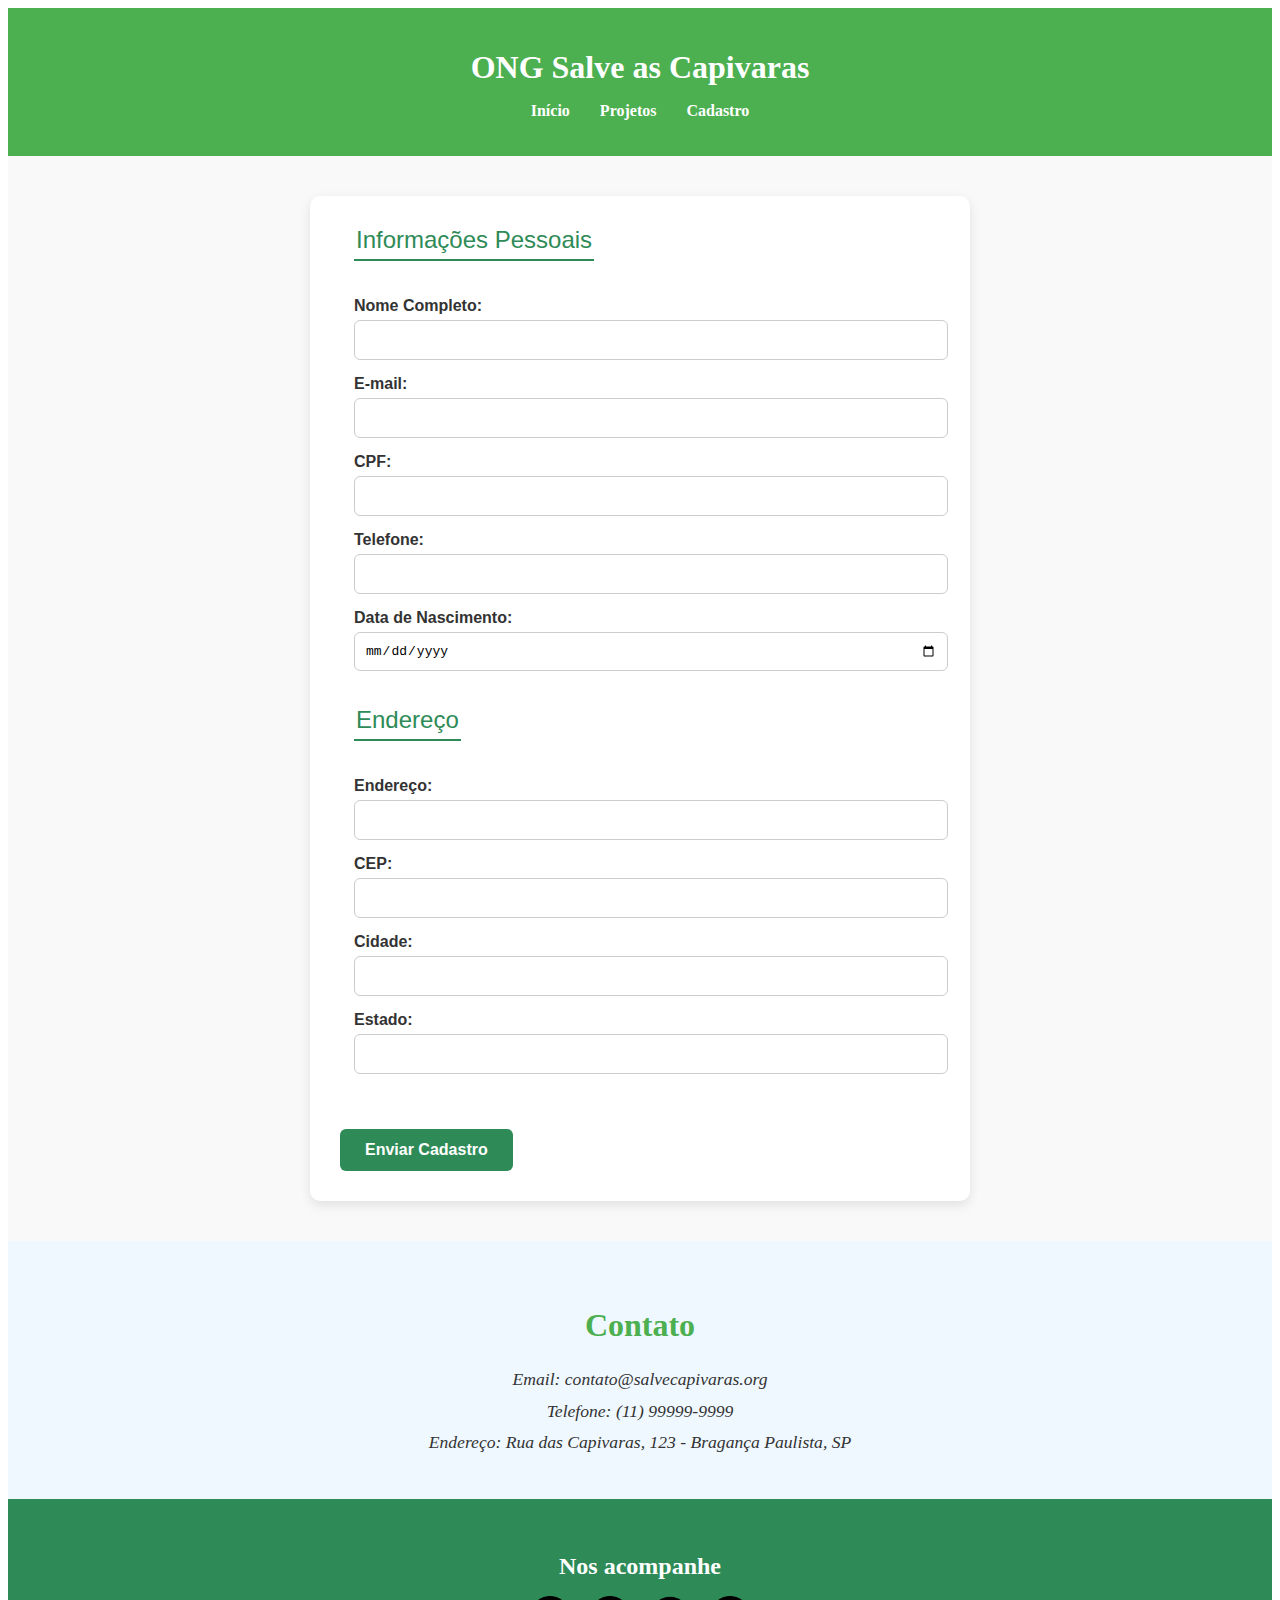
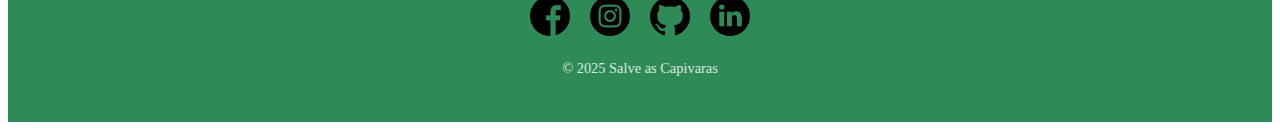
<file: cadastro.html>
<!DOCTYPE html>
<html lang="pt-br">
<head>
  <meta charset="UTF-8">
  <title>Cadastro - Salve as Capivaras</title>
  <link rel="stylesheet" href="assets/css/style.css">
  <script src="assets/js/scripts.js" defer></script>
</head>
<body>
<header class="cabecalho">
  <h1 class="titulo">ONG Salve as Capivaras</h1>
  <nav class="menu-navegacao">
    <ul class="lista-menu">
      <li><a href="index.html" class="link-menu">Início</a></li>
      <li><a href="projetos.html" class="link-menu">Projetos</a></li>
      <li><a href="cadastro.html" class="link-menu">Cadastro</a></li>
    </ul>
  </nav>
</header>


<main class="cadastro-container">
  <form class="formulario-cadastro">
    <fieldset class="grupo-campo">
      <legend class="titulo-campo">Informações Pessoais</legend>

      <label for="nome">Nome Completo:</label>
      <input type="text" id="nome" name="nome" class="campo-input" required>

      <label for="email">E-mail:</label>
      <input type="email" id="email" name="email" class="campo-input" required>

      <label for="cpf">CPF:</label>
      <input type="text" id="cpf" name="cpf" class="campo-input" required>

      <label for="telefone">Telefone:</label>
      <input type="tel" id="telefone" name="telefone" class="campo-input" required>

      <label for="nascimento">Data de Nascimento:</label>
      <input type="date" id="nascimento" name="nascimento" class="campo-input" required>
    </fieldset>

    <fieldset class="grupo-campo">
      <legend class="titulo-campo">Endereço</legend>

      <label for="endereco">Endereço:</label>
      <input type="text" id="endereco" name="endereco" class="campo-input" required>

      <label for="cep">CEP:</label>
      <input type="text" id="cep" name="cep" class="campo-input" required>

      <label for="cidade">Cidade:</label>
      <input type="text" id="cidade" name="cidade" class="campo-input" required>

      <label for="estado">Estado:</label>
      <input type="text" id="estado" name="estado" class="campo-input" required>
    </fieldset>

    <button type="submit" class="botao-enviar">Enviar Cadastro</button>
  </form>
</main>


<section class="secao-contato">
  <h2 class="titulo-secao">Contato</h2>
  <address class="info-contato">
    Email: contato@salvecapivaras.org<br>
    Telefone: (11) 99999-9999<br>
    Endereço: Rua das Capivaras, 123 - Bragança Paulista, SP
  </address>
</section>

<footer class="rodape">
  <section class="redes-sociais">
    <h3 class="titulo-redes">Nos acompanhe</h3>
    <ul class="lista-redes">
      <li><a href="#"><img src="assets/img/facebook.png" alt="Facebook"></a></li>
      <li><a href="#"><img src="assets/img/instagram.png" alt="Instagram"></a></li>
      <li><a href="#"><img src="assets/img/github.png" alt="GitHub"></a></li>
      <li><a href="#"><img src="assets/img/linkedin.png" alt="LinkedIn"></a></li>
    </ul>
  </section>
  <p class="copyright">&copy; 2025 Salve as Capivaras</p>
</footer>
</body>
</html>
</file>
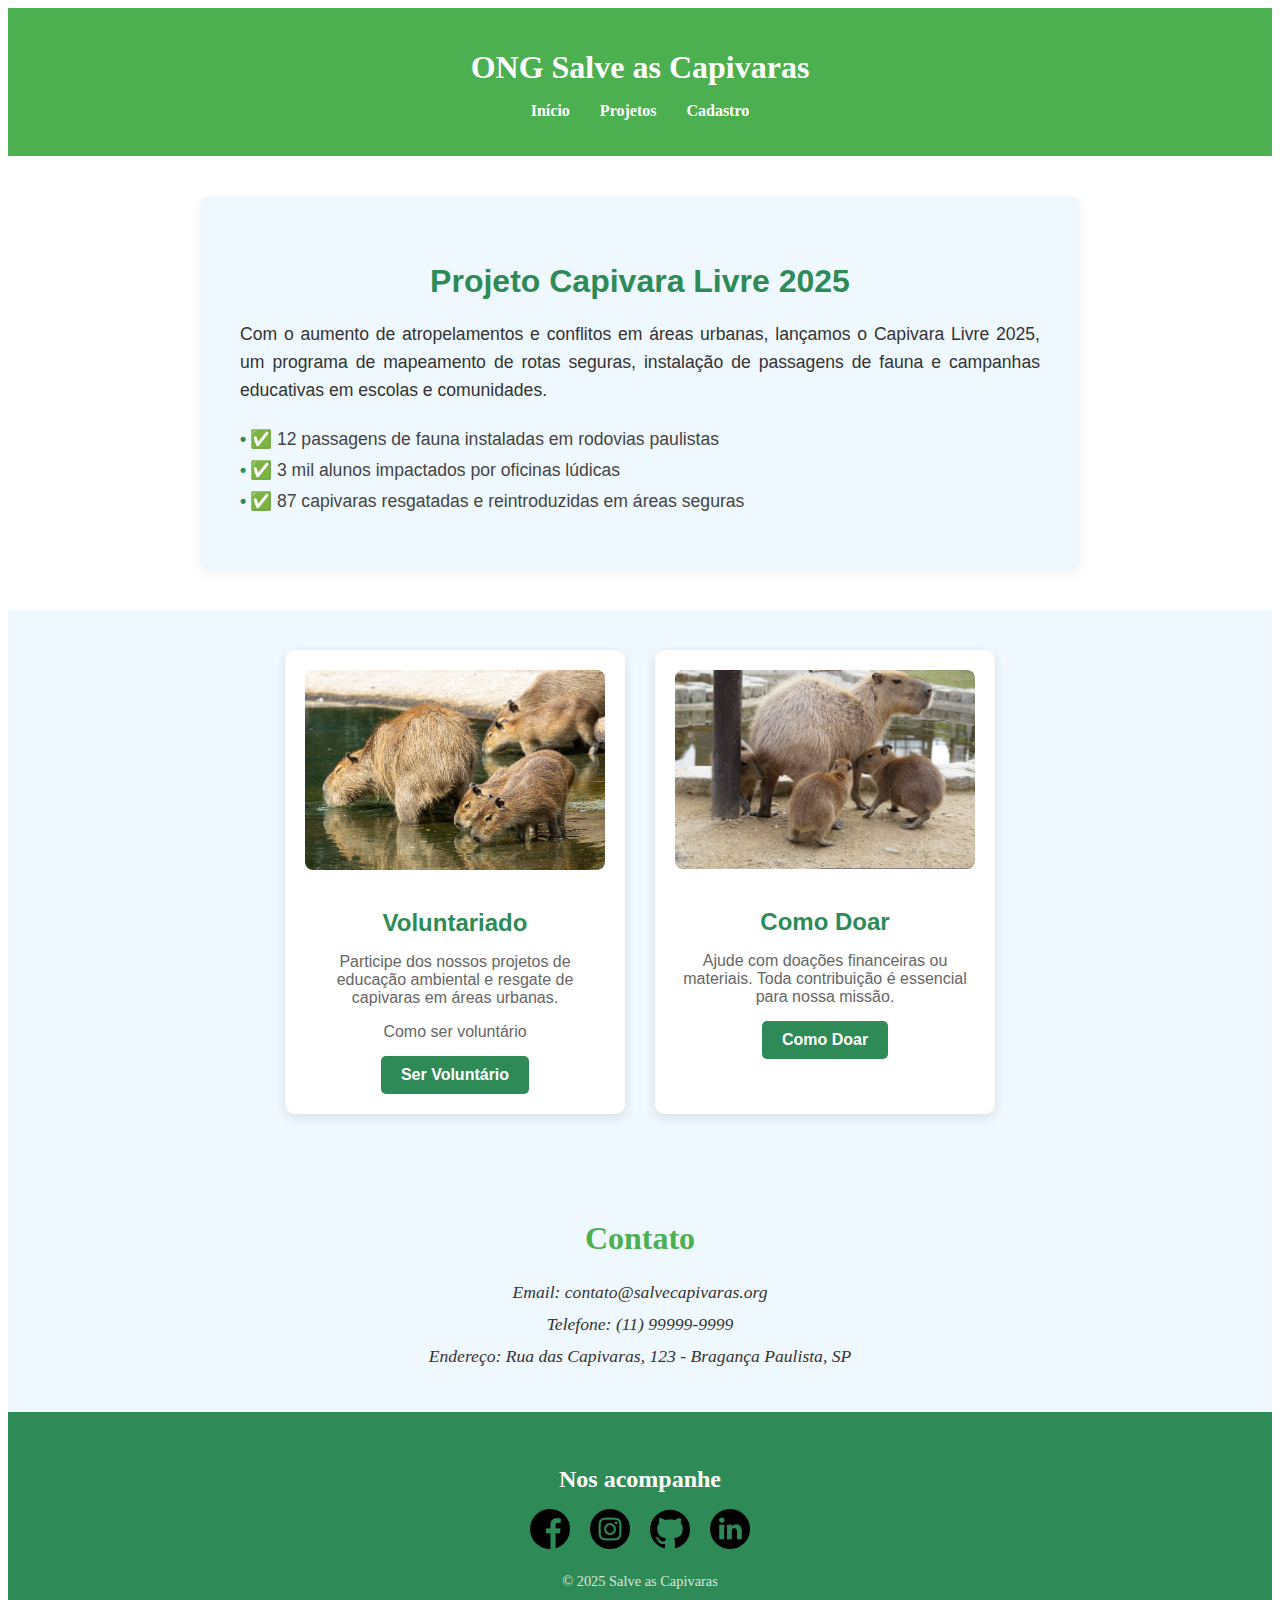
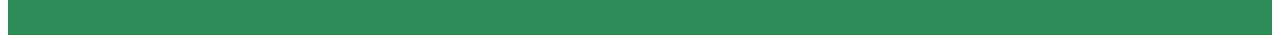
<file: projetos.html>
<!DOCTYPE html>
<html lang="pt-br">
<head>
  <meta charset="UTF-8">
  <title>Projetos - Salve as Capivaras</title>
  <link rel="stylesheet" href="assets/css/style.css">
</head>
<body>

<!--Projetos Sociais-->

<header class="cabecalho">
  <h1 class="titulo">ONG Salve as Capivaras</h1>
  <nav class="menu-navegacao">
    <ul class="lista-menu">
      <li><a href="index.html" class="link-menu">Início</a></li>
      <li><a href="projetos.html" class="link-menu">Projetos</a></li>
      <li><a href="cadastro.html" class="link-menu">Cadastro</a></li>
    </ul>
  </nav>
</header>


  <main>

    <!--Projeto Capivara Livre 2025-->

<section class="secao-projeto">
  <h2 class="titulo-projeto">Projeto Capivara Livre 2025</h2>
  <p class="descricao-projeto">
    Com o aumento de atropelamentos e conflitos em áreas urbanas, lançamos o Capivara Livre 2025,
    um programa de mapeamento de rotas seguras, instalação de passagens de fauna 
    e campanhas educativas em escolas e comunidades.
  </p>
  <ul class="lista-resultados">
    <li>✅ 12 passagens de fauna instaladas em rodovias paulistas</li>
    <li>✅ 3 mil alunos impactados por oficinas lúdicas</li>
    <li>✅ 87 capivaras resgatadas e reintroduzidas em áreas seguras</li>
  </ul>
</section>


  
    <!--Voluntariado-->

<section class="secao-cards">
  <div class="card">
    <img src="assets/img/Doação1.jpg" alt="Voluntários em ação" class="imagem-card">
    <h2 class="titulo-card">Voluntariado</h2>
    <p class="texto-card">Participe dos nossos projetos de educação ambiental e resgate de capivaras em áreas urbanas.</p>
    <p class="texto-card">Como ser voluntário</p>
    <a href="cadastro.html" class="btn">Ser Voluntário</a>
  </div>

  <div class="card">
    <img src="assets/img/Voluntários.jpg" alt="Doação para a ONG" class="imagem-card">
    <h2 class="titulo-card">Como Doar</h2>
    <p class="texto-card">Ajude com doações financeiras ou materiais. Toda contribuição é essencial para nossa missão.</p>
    <a href="cadastro.html" class="btn">Como Doar</a>
  </div>
</section>

  </main>

<!--Redes Sociais-->

 <section class="secao-contato">
  <h2 class="titulo-secao">Contato</h2>
  <address class="info-contato">
    Email: contato@salvecapivaras.org<br>
    Telefone: (11) 99999-9999<br>
    Endereço: Rua das Capivaras, 123 - Bragança Paulista, SP
  </address>
</section>

<footer class="rodape">
  <section class="redes-sociais">
    <h3 class="titulo-redes">Nos acompanhe</h3>
    <ul class="lista-redes">
      <li><a href="#"><img src="assets/img/facebook.png" alt="Facebook"></a></li>
      <li><a href="#"><img src="assets/img/instagram.png" alt="Instagram"></a></li>
      <li><a href="#"><img src="assets/img/github.png" alt="GitHub"></a></li>
      <li><a href="#"><img src="assets/img/linkedin.png" alt="LinkedIn"></a></li>
    </ul>
  </section>
  <p class="copyright">&copy; 2025 Salve as Capivaras</p>
</footer>

  
</body>
</html>
</file>
<file: assets/css/style.css>
/* Estilo geral do cabeçalho */
.cabecalho {
  background-color: #4CAF50;
  padding: 20px;
  color: white;
  text-align: center;
}

/* Título principal */
.titulo {
  font-size: 2em;
  margin-bottom: 10px;
}

/* Navegação */
.menu-navegacao {
  margin-top: 10px;
}

/* Lista de links */
.lista-menu {
  list-style: none;
  padding: 0;
  display: flex;
  justify-content: center;
  gap: 30px;
}

/* Links individuais */
.link-menu {
  text-decoration: none;
  color: white;
  font-weight: bold;
  transition: color 0.3s ease;
}

.link-menu:hover {
  color: #FFD700;
}


/* Área principal do conteúdo */
.conteudo-principal {
  padding: 40px;
  background-color: #f9f9f9;
  font-family: Arial, sans-serif;
}

/* Seção específica */
.secao-quem-somos {
  max-width: 800px;
  margin: 0 auto;
  text-align: center;
}

/* Título da seção */
.titulo-secao {
  font-size: 2em;
  color: #4CAF50;
  margin-bottom: 20px;
}

/* Parágrafos */
.texto-secao {
  font-size: 1.1em;
  line-height: 1.6;
  color: #333;
  margin-bottom: 15px;
}

/* Imagem */
.imagem-secao {
  margin-top: 20px;
  border-radius: 8px;
  box-shadow: 0 4px 8px rgba(0,0,0,0.1);
  width: 100%;
  max-width: 300px;
  height: auto;
}


/* Seção da galeria */
.galeria-ajuda {
  padding: 40px;
  background-color: #f0f8ff;
  text-align: center;
  font-family: 'Segoe UI', sans-serif;
}

/* Título da galeria */
.galeria-ajuda h2 {
  font-size: 2em;
  color: #2e8b57;
  margin-bottom: 30px;
}

/* Container dos cards */
.cards {
  display: flex;
  flex-wrap: wrap;
  justify-content: center;
  gap: 30px;
}

/* Cada card individual */
.card {
  background-color: #ffffff;
  border-radius: 10px;
  box-shadow: 0 4px 12px rgba(0,0,0,0.1);
  padding: 20px;
  width: 300px;
  transition: transform 0.3s ease;
}

.card:hover {
  transform: translateY(-5px);
}

/* Imagem do card */
.card img {
  width: 100%;
  height: auto;
  border-radius: 8px;
}

/* Título e texto do card */
.card h3 {
  margin-top: 15px;
  font-size: 1.4em;
  color: #333;
}

.card p {
  font-size: 1em;
  color: #666;
  margin-bottom: 15px;
}

/* Botão animado */
.btn {
  display: inline-block;
  padding: 10px 20px;
  background-color: #2e8b57;
  color: #fff;
  text-decoration: none;
  border-radius: 5px;
  font-weight: bold;
  transition: background-color 0.3s ease, transform 0.3s ease;
}

.btn:hover {
  background-color: #3cb371;
  transform: scale(1.05);
}


/* Seção de contato */
.secao-contato {
  background-color: #f0f8ff;
  padding: 40px;
  text-align: center;
}

.info-contato {
  font-size: 1.1em;
  color: #333;
  line-height: 1.8;
  margin-top: 15px;
}

/* Rodapé */
.rodape {
  background-color: #2e8b57;
  color: white;
  padding: 30px 20px;
  text-align: center;
}

/* Título das redes sociais */
.titulo-redes {
  font-size: 1.5em;
  margin-bottom: 15px;
}

/* Lista de ícones sociais */
.lista-redes {
  list-style: none;
  display: flex;
  justify-content: center;
  gap: 20px;
  padding: 0;
  margin-bottom: 20px;
}

.lista-redes li img {
  width: 40px;
  height: 40px;
  transition: transform 0.3s ease;
}

.lista-redes li img:hover {
  transform: scale(1.2);
}

/* Copyright */
.copyright {
  font-size: 0.9em;
  opacity: 0.8;
}


/* Container principal */
.cadastro-container {
  padding: 40px;
  background-color: #f9f9f9;
  font-family: 'Segoe UI', sans-serif;
  display: flex;
  justify-content: center;
}

/* Formulário */
.formulario-cadastro {
  background-color: #ffffff;
  padding: 30px;
  border-radius: 10px;
  box-shadow: 0 4px 12px rgba(0,0,0,0.1);
  width: 100%;
  max-width: 600px;
}

/* Fieldsets */
.grupo-campo {
  border: none;
  margin-bottom: 25px;
}

/* Título de cada grupo */
.titulo-campo {
  font-size: 1.5em;
  color: #2e8b57;
  margin-bottom: 15px;
  border-bottom: 2px solid #2e8b57;
  padding-bottom: 5px;
}

/* Labels e inputs */
label {
  display: block;
  margin-top: 15px;
  font-weight: bold;
  color: #333;
}

.campo-input {
  width: 100%;
  padding: 10px;
  margin-top: 5px;
  border: 1px solid #ccc;
  border-radius: 6px;
  font-size: 1em;
  transition: border-color 0.3s ease;
}

.campo-input:focus {
  border-color: #2e8b57;
  outline: none;
}

/* Botão de envio */
.botao-enviar {
  background-color: #2e8b57;
  color: white;
  padding: 12px 25px;
  border: none;
  border-radius: 6px;
  font-size: 1em;
  font-weight: bold;
  cursor: pointer;
  transition: background-color 0.3s ease, transform 0.3s ease;
  margin-top: 20px;
}

.botao-enviar:hover {
  background-color: #3cb371;
  transform: scale(1.05);
}


/* Seção do projeto */
.secao-projeto {
  background-color: #f0f8ff;
  padding: 40px;
  border-radius: 10px;
  box-shadow: 0 4px 12px rgba(0,0,0,0.05);
  font-family: 'Segoe UI', sans-serif;
  max-width: 800px;
  margin: 40px auto;
}

/* Título do projeto */
.titulo-projeto {
  font-size: 2em;
  color: #2e8b57;
  margin-bottom: 20px;
  text-align: center;
}

/* Parágrafo de descrição */
.descricao-projeto {
  font-size: 1.1em;
  color: #333;
  line-height: 1.6;
  margin-bottom: 25px;
  text-align: justify;
}

/* Lista de resultados */
.lista-resultados {
  list-style: none;
  padding-left: 0;
  font-size: 1.1em;
  color: #444;
}

.lista-resultados li {
  margin-bottom: 10px;
  padding-left: 10px;
  position: relative;
}

.lista-resultados li::before {
  content: "•";
  position: absolute;
  left: 0;
  color: #2e8b57;
  font-weight: bold;
}


/* Container das seções em formato de cards */
.secao-cards {
  display: flex;
  flex-wrap: wrap;
  justify-content: center;
  gap: 30px;
  padding: 40px;
  background-color: #f0f8ff;
  font-family: 'Segoe UI', sans-serif;
}

/* Card individual */
.card {
  background-color: #ffffff;
  border-radius: 10px;
  box-shadow: 0 4px 12px rgba(0,0,0,0.1);
  padding: 20px;
  width: 300px;
  text-align: center;
  transition: transform 0.3s ease;
}

.card:hover {
  transform: translateY(-5px);
}

/* Imagem do card */
.imagem-card {
  width: 100%;
  height: auto;
  border-radius: 8px;
  margin-bottom: 15px;
}

/* Título e texto */
.titulo-card {
  font-size: 1.5em;
  color: #2e8b57;
  margin-bottom: 10px;
}

.texto-card {
  font-size: 1em;
  color: #444;
  margin-bottom: 10px;
}

/* Botão animado */
.btn {
  display: inline-block;
  padding: 10px 20px;
  background-color: #2e8b57;
  color: white;
  text-decoration: none;
  border-radius: 5px;
  font-weight: bold;
  transition: background-color 0.3s ease, transform 0.3s ease;
}

.btn:hover {
  background-color: #3cb371;
  transform: scale(1.05);
}
</file>
